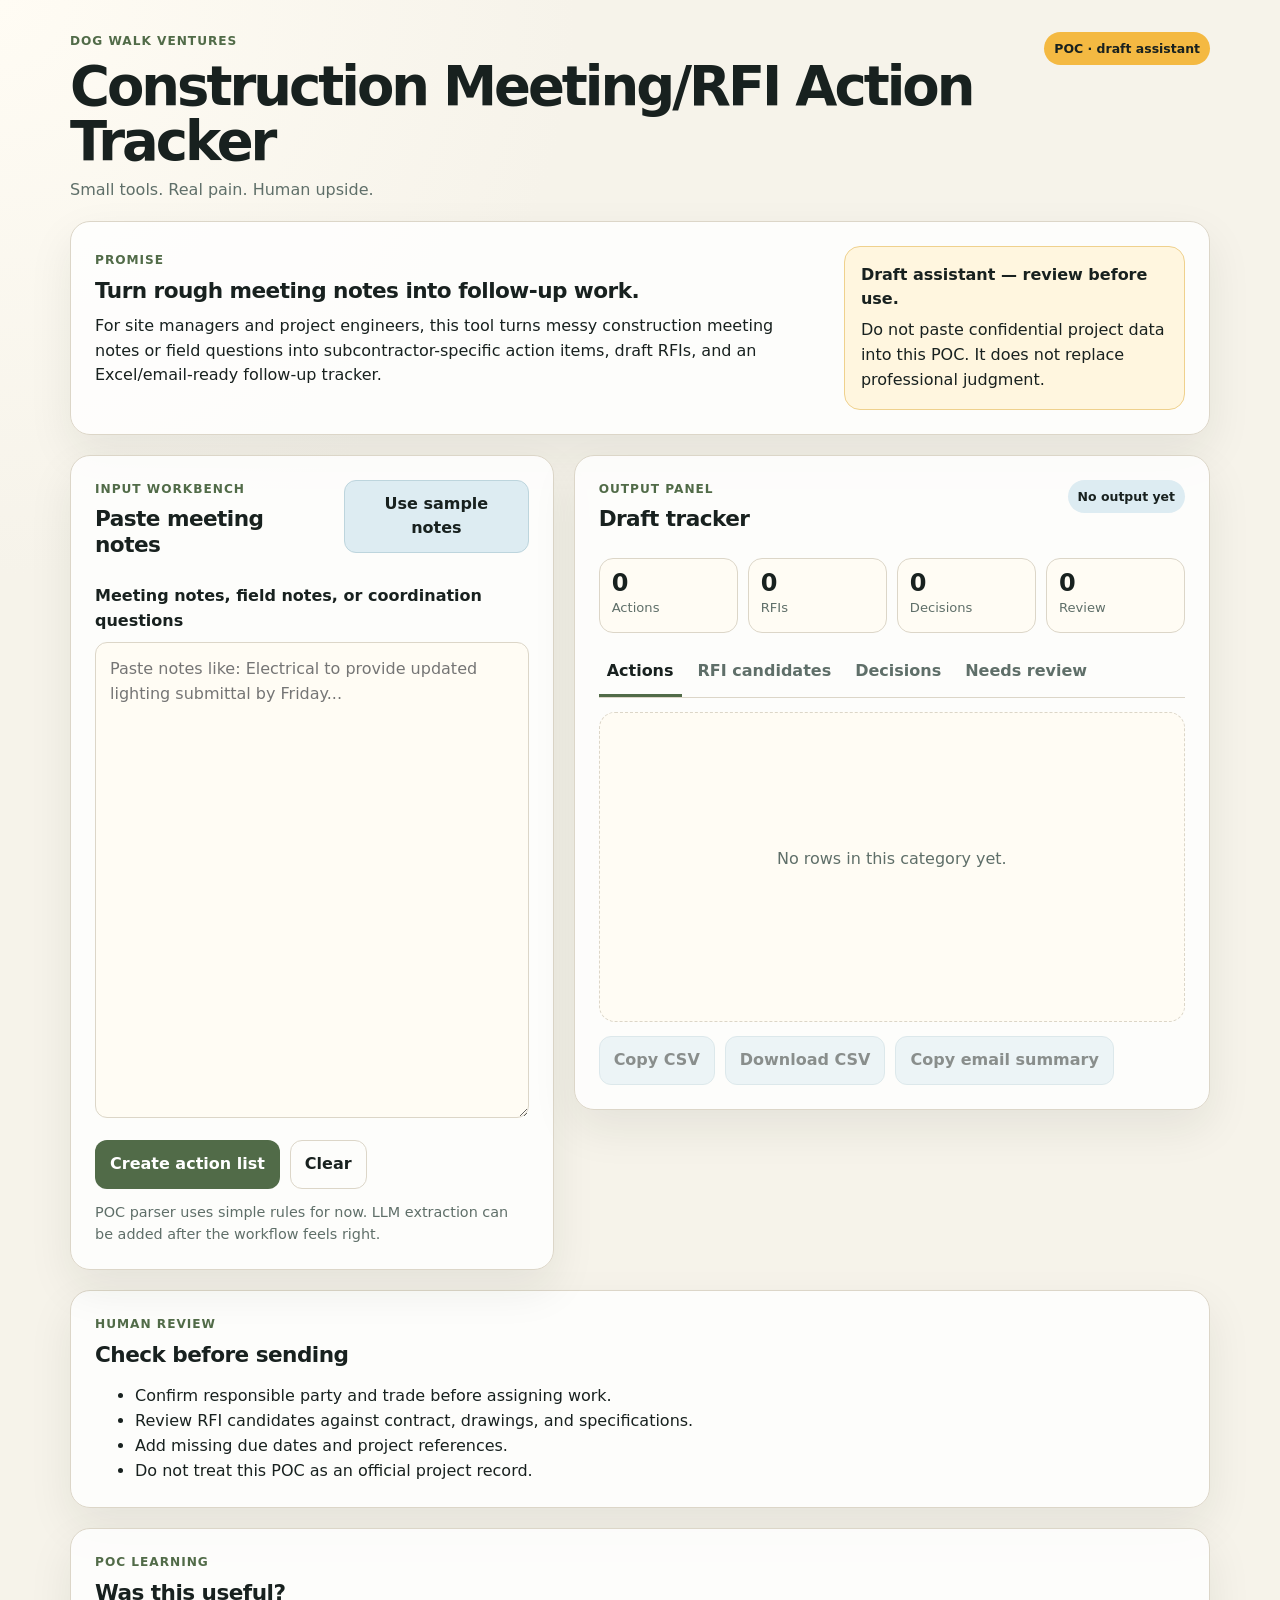
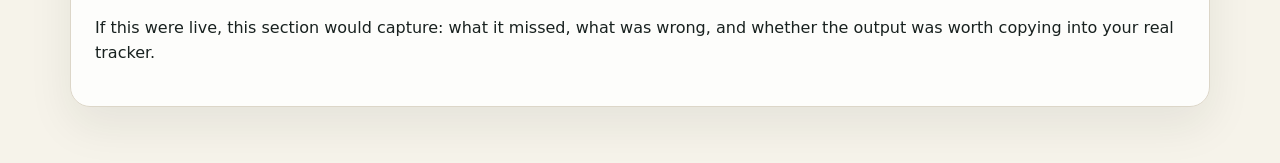
<file: apps/construction-meeting-rfi-action-tracker/src/index.html>
<!doctype html>
<html lang="en">
<head>
  <meta charset="utf-8" />
  <meta name="viewport" content="width=device-width, initial-scale=1" />
  <title>Construction Meeting/RFI Action Tracker — Dog Walk Ventures</title>
  <link rel="stylesheet" href="styles.css" />
</head>
<body>
  <a class="skip-link" href="#main">Skip to main content</a>
  <header class="site-header">
    <div>
      <p class="eyebrow">Dog Walk Ventures</p>
      <h1>Construction Meeting/RFI Action Tracker</h1>
      <p class="motto">Small tools. Real pain. Human upside.</p>
    </div>
    <span class="badge">POC · draft assistant</span>
  </header>

  <main id="main" class="page-shell">
    <section class="promise card" aria-labelledby="promise-title">
      <div>
        <p class="eyebrow">Promise</p>
        <h2 id="promise-title">Turn rough meeting notes into follow-up work.</h2>
        <p>For site managers and project engineers, this tool turns messy construction meeting notes or field questions into subcontractor-specific action items, draft RFIs, and an Excel/email-ready follow-up tracker.</p>
      </div>
      <div class="trust-box" role="note">
        <strong>Draft assistant — review before use.</strong>
        <span>Do not paste confidential project data into this POC. It does not replace professional judgment.</span>
      </div>
    </section>

    <section class="workbench-grid" aria-label="Input and output workbench">
      <section class="card input-card" aria-labelledby="input-title">
        <div class="section-heading">
          <div>
            <p class="eyebrow">Input workbench</p>
            <h2 id="input-title">Paste meeting notes</h2>
          </div>
          <button id="sampleBtn" class="button secondary" type="button">Use sample notes</button>
        </div>
        <label for="notes">Meeting notes, field notes, or coordination questions</label>
        <textarea id="notes" rows="18" spellcheck="true" placeholder="Paste notes like: Electrical to provide updated lighting submittal by Friday..."></textarea>
        <div class="button-row">
          <button id="generateBtn" class="button primary" type="button">Create action list</button>
          <button id="clearBtn" class="button ghost" type="button">Clear</button>
        </div>
        <p class="helper">POC parser uses simple rules for now. LLM extraction can be added after the workflow feels right.</p>
      </section>

      <section class="card output-card" aria-labelledby="output-title" aria-live="polite">
        <div class="section-heading">
          <div>
            <p class="eyebrow">Output panel</p>
            <h2 id="output-title">Draft tracker</h2>
          </div>
          <span id="summaryBadge" class="badge muted">No output yet</span>
        </div>

        <div class="stats" aria-label="Result counts">
          <div><strong id="actionCount">0</strong><span>Actions</span></div>
          <div><strong id="rfiCount">0</strong><span>RFIs</span></div>
          <div><strong id="decisionCount">0</strong><span>Decisions</span></div>
          <div><strong id="questionCount">0</strong><span>Review</span></div>
        </div>

        <div class="tabs" role="tablist" aria-label="Output categories">
          <button class="tab active" data-tab="actions" type="button">Actions</button>
          <button class="tab" data-tab="rfis" type="button">RFI candidates</button>
          <button class="tab" data-tab="decisions" type="button">Decisions</button>
          <button class="tab" data-tab="review" type="button">Needs review</button>
        </div>

        <div id="results" class="results empty-state">
          <p>Paste notes or load the sample, then create a draft tracker.</p>
        </div>

        <div class="button-row export-row">
          <button id="copyCsvBtn" class="button secondary" type="button" disabled>Copy CSV</button>
          <button id="downloadCsvBtn" class="button secondary" type="button" disabled>Download CSV</button>
          <button id="copyEmailBtn" class="button secondary" type="button" disabled>Copy email summary</button>
        </div>
      </section>
    </section>

    <section class="card review-card" aria-labelledby="review-title">
      <p class="eyebrow">Human review</p>
      <h2 id="review-title">Check before sending</h2>
      <ul>
        <li>Confirm responsible party and trade before assigning work.</li>
        <li>Review RFI candidates against contract, drawings, and specifications.</li>
        <li>Add missing due dates and project references.</li>
        <li>Do not treat this POC as an official project record.</li>
      </ul>
    </section>

    <section class="card feedback-card" aria-labelledby="feedback-title">
      <p class="eyebrow">POC learning</p>
      <h2 id="feedback-title">Was this useful?</h2>
      <p>If this were live, this section would capture: what it missed, what was wrong, and whether the output was worth copying into your real tracker.</p>
    </section>
  </main>

  <script src="app.js"></script>
</body>
</html>
</file>
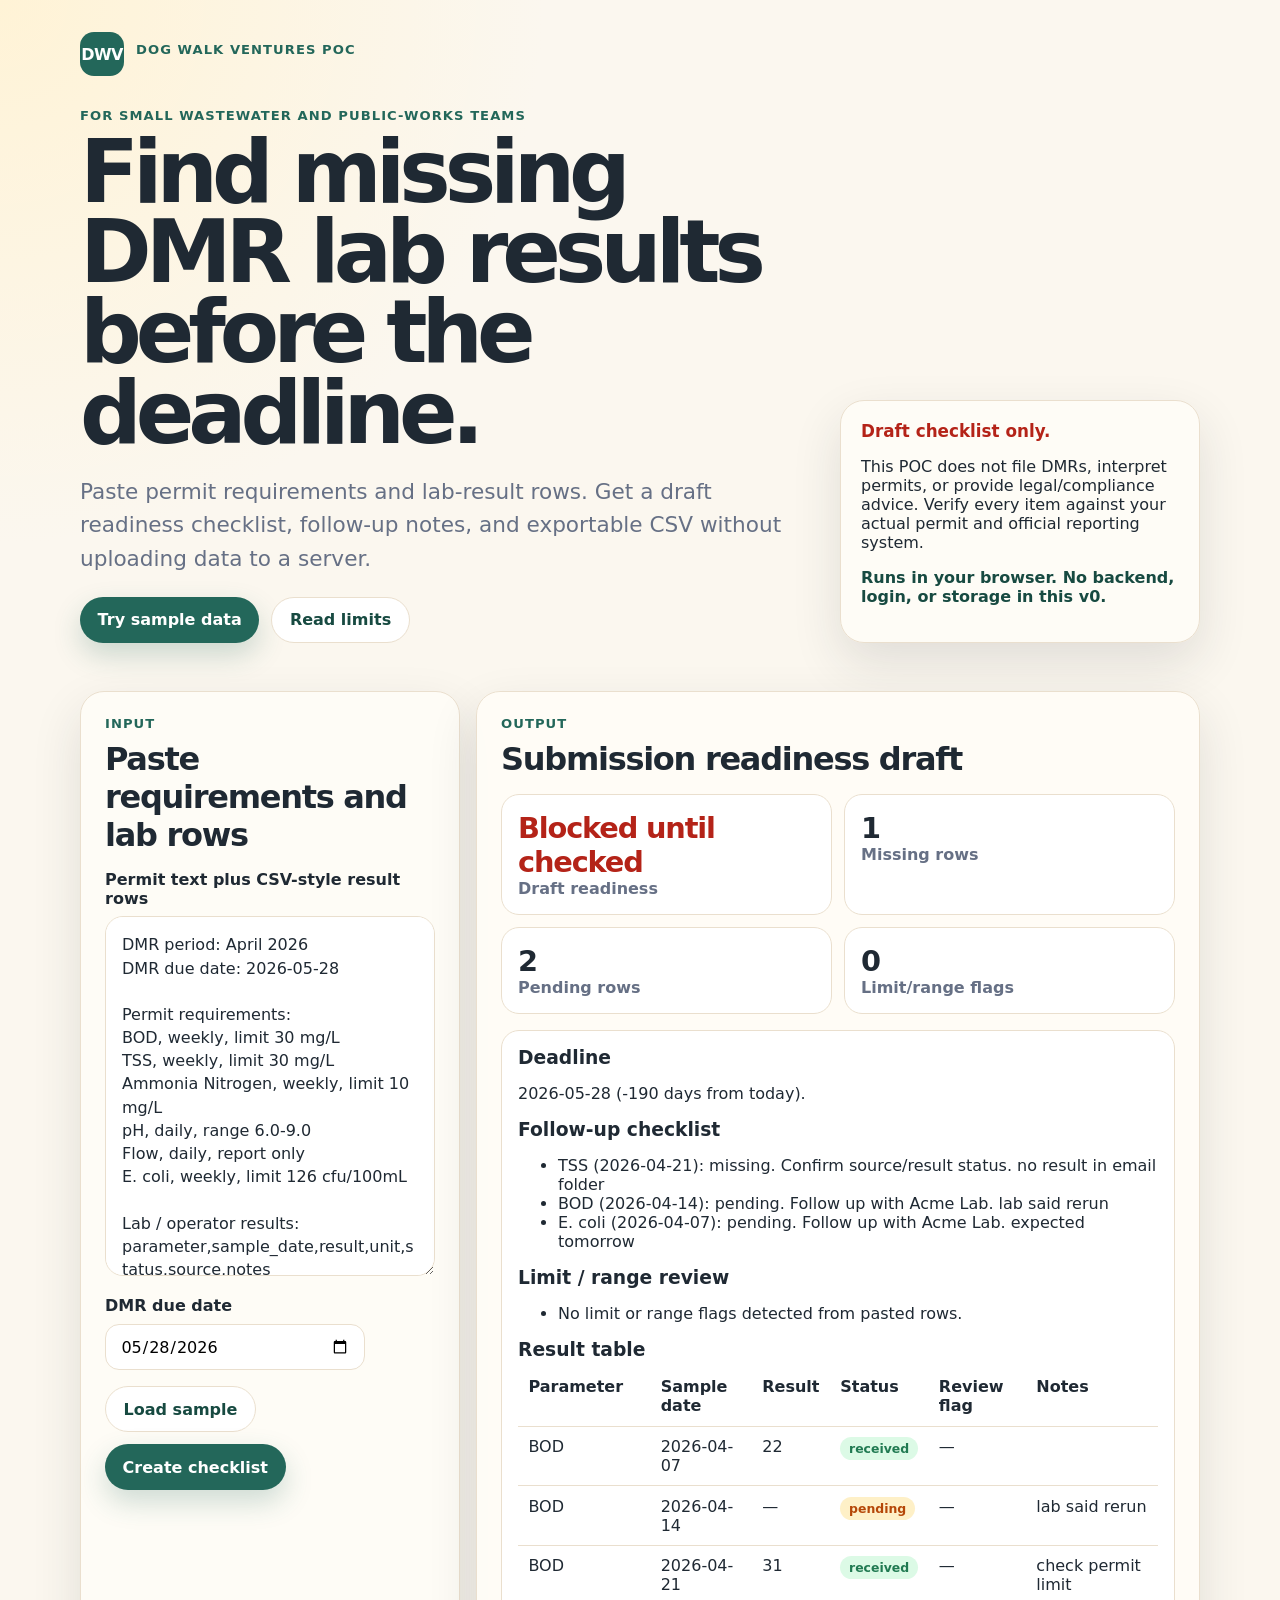
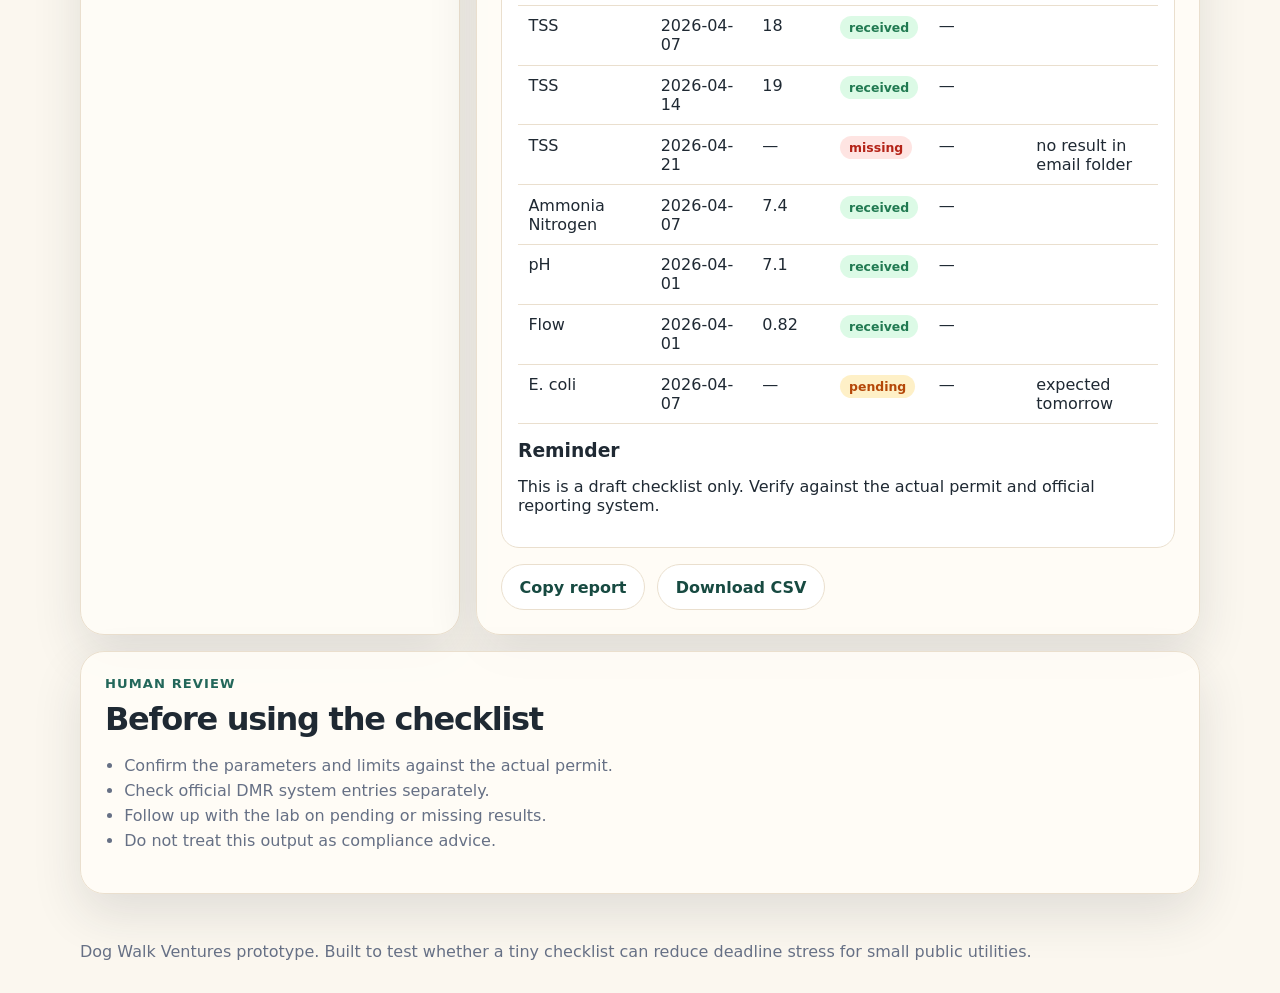
<file: apps/dmr-missing-results-checklist/src/index.html>
<!doctype html>
<html lang="en">
<head>
  <meta charset="utf-8" />
  <meta name="viewport" content="width=device-width, initial-scale=1" />
  <title>DMR Missing Results Checklist</title>
  <meta name="description" content="Browser-only draft checklist for missing wastewater DMR lab results and permit readiness." />
  <link rel="stylesheet" href="styles.css" />
</head>
<body>
  <a class="skip-link" href="#workbench">Skip to workbench</a>
  <header class="hero" role="banner">
    <nav class="topbar" aria-label="Product">
      <span class="brand-mark">DWV</span>
      <span class="eyebrow">Dog Walk Ventures POC</span>
    </nav>
    <div class="hero-grid">
      <section>
        <p class="kicker">For small wastewater and public-works teams</p>
        <h1>Find missing DMR lab results before the deadline.</h1>
        <p class="lede">Paste permit requirements and lab-result rows. Get a draft readiness checklist, follow-up notes, and exportable CSV without uploading data to a server.</p>
        <div class="hero-actions">
          <a class="button primary" href="#workbench">Try sample data</a>
          <a class="button secondary" href="#limits">Read limits</a>
        </div>
      </section>
      <aside class="trust-card" id="limits" aria-label="Important limits">
        <strong>Draft checklist only.</strong>
        <p>This POC does not file DMRs, interpret permits, or provide legal/compliance advice. Verify every item against your actual permit and official reporting system.</p>
        <p class="privacy-note">Runs in your browser. No backend, login, or storage in this v0.</p>
      </aside>
    </div>
  </header>

  <main id="workbench" class="shell">
    <section class="panel input-panel" aria-labelledby="input-title">
      <div class="section-heading">
        <p class="eyebrow">Input</p>
        <h2 id="input-title">Paste requirements and lab rows</h2>
      </div>
      <label for="dmrInput">Permit text plus CSV-style result rows</label>
      <textarea id="dmrInput" spellcheck="false"></textarea>
      <div class="form-row">
        <label for="dueDate">DMR due date</label>
        <input id="dueDate" type="date" value="2026-05-28" />
      </div>
      <div class="button-row">
        <button id="loadSample" type="button" class="button secondary">Load sample</button>
        <button id="analyze" type="button" class="button primary">Create checklist</button>
      </div>
    </section>

    <section class="panel output-panel" aria-labelledby="output-title">
      <div class="section-heading">
        <p class="eyebrow">Output</p>
        <h2 id="output-title">Submission readiness draft</h2>
      </div>
      <div id="summaryCards" class="summary-grid" aria-live="polite"></div>
      <div id="report" class="report" aria-live="polite">
        <p class="empty-state">Load the sample or paste your own rows to generate a draft checklist.</p>
      </div>
      <div class="button-row">
        <button id="copyReport" type="button" class="button secondary">Copy report</button>
        <button id="downloadCsv" type="button" class="button secondary">Download CSV</button>
      </div>
    </section>

    <section class="panel review-panel" aria-labelledby="review-title">
      <div class="section-heading">
        <p class="eyebrow">Human review</p>
        <h2 id="review-title">Before using the checklist</h2>
      </div>
      <ul class="check-list">
        <li>Confirm the parameters and limits against the actual permit.</li>
        <li>Check official DMR system entries separately.</li>
        <li>Follow up with the lab on pending or missing results.</li>
        <li>Do not treat this output as compliance advice.</li>
      </ul>
    </section>
  </main>

  <footer class="footer">
    <p>Dog Walk Ventures prototype. Built to test whether a tiny checklist can reduce deadline stress for small public utilities.</p>
  </footer>
  <script src="app.js"></script>
</body>
</html>
</file>
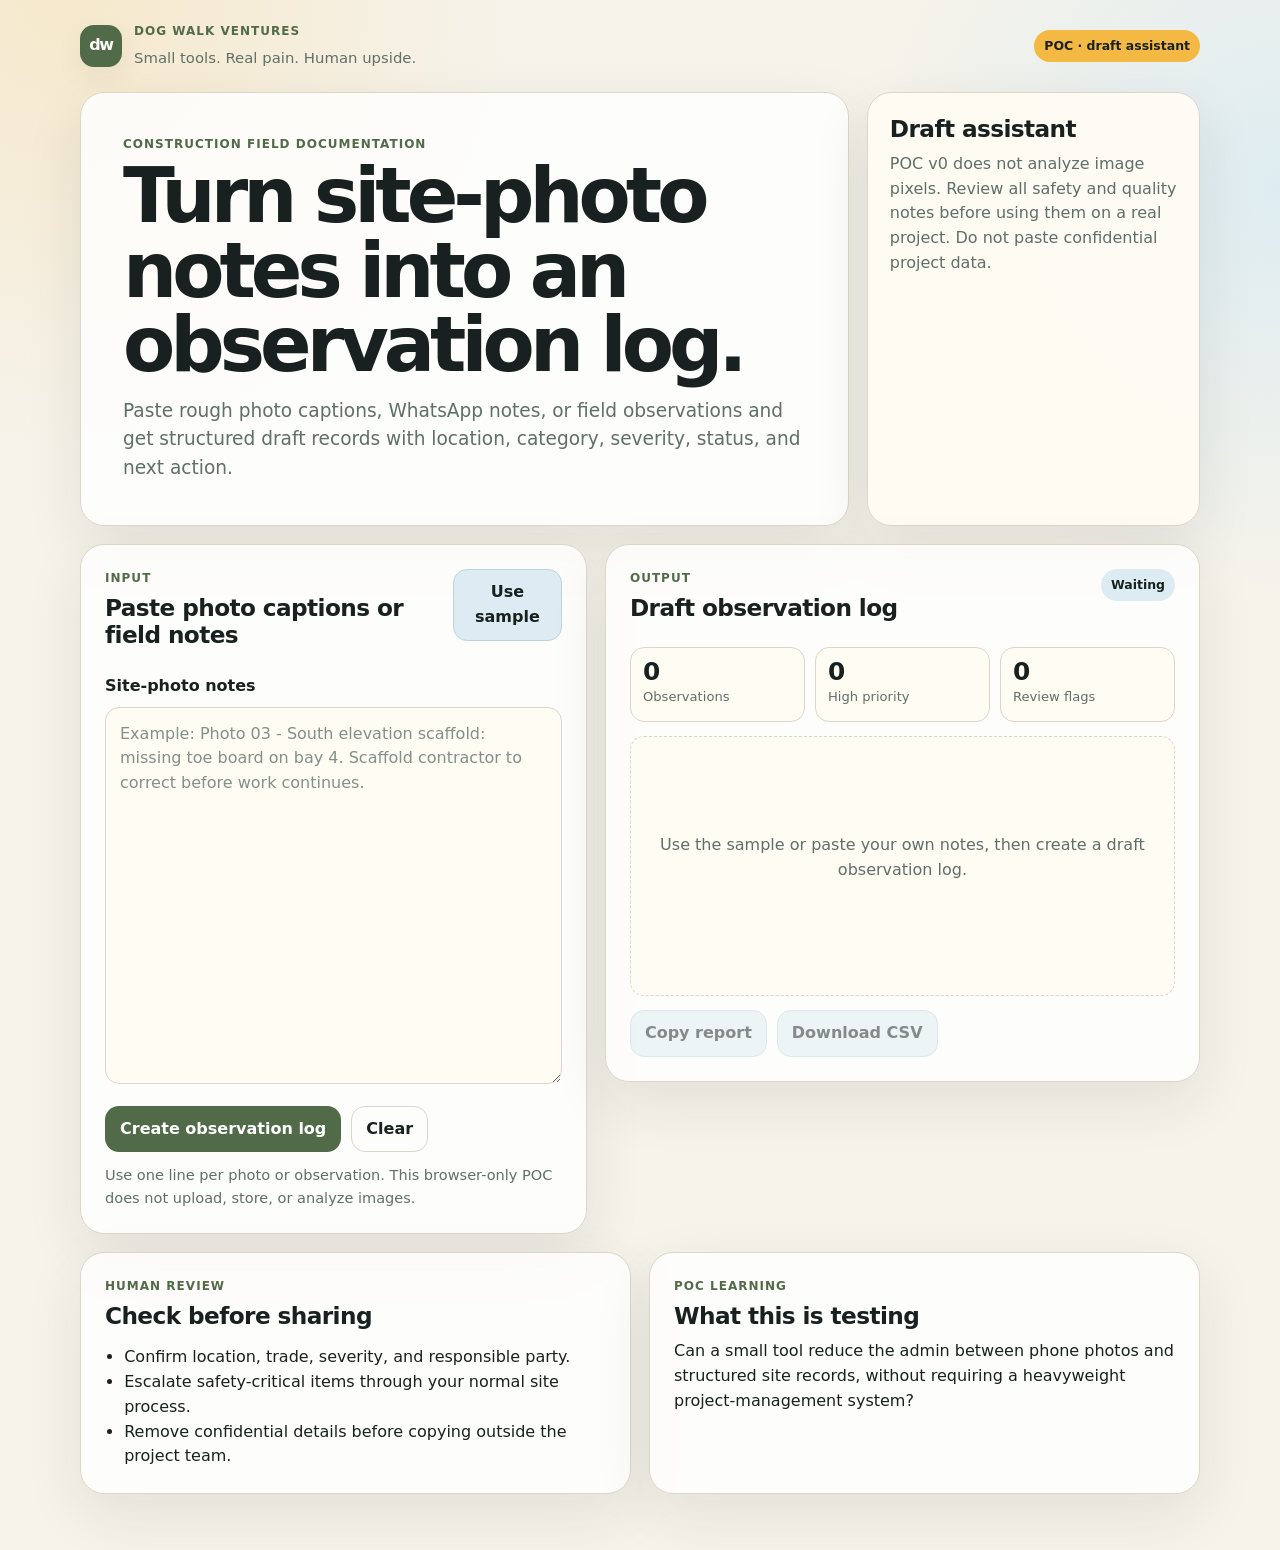
<file: apps/site-photo-observation-log/src/index.html>
<!doctype html>
<html lang="en">
<head>
  <meta charset="utf-8" />
  <meta name="viewport" content="width=device-width, initial-scale=1" />
  <meta name="theme-color" content="#F6F3EA" />
  <title>Site Photo Observation Log</title>
  <meta name="description" content="Turn rough site-photo notes into structured construction observation logs." />
  <link rel="stylesheet" href="styles.css" />
</head>
<body>
  <a class="skip-link" href="#main">Skip to main content</a>

  <header class="app-header" role="banner">
    <div class="brand-lockup" aria-label="Dog Walk Ventures">
      <span class="brand-mark" aria-hidden="true">dw</span>
      <div>
        <p class="eyebrow">Dog Walk Ventures</p>
        <p class="motto">Small tools. Real pain. Human upside.</p>
      </div>
    </div>
    <span class="status-badge">POC · draft assistant</span>
  </header>

  <main id="main" class="page" tabindex="-1">
    <section class="hero" aria-labelledby="tool-title">
      <div class="hero-copy">
        <p class="eyebrow">Construction field documentation</p>
        <h1 id="tool-title">Turn site-photo notes into an observation log.</h1>
        <p class="lede">Paste rough photo captions, WhatsApp notes, or field observations and get structured draft records with location, category, severity, status, and next action.</p>
      </div>
      <aside class="trust-card" aria-labelledby="trust-title">
        <h2 id="trust-title">Draft assistant</h2>
        <p>POC v0 does not analyze image pixels. Review all safety and quality notes before using them on a real project. Do not paste confidential project data.</p>
      </aside>
    </section>

    <section class="utility-grid" aria-label="Site observation workbench">
      <section class="panel input-panel" aria-labelledby="input-title">
        <div class="panel-heading">
          <div>
            <p class="eyebrow">Input</p>
            <h2 id="input-title">Paste photo captions or field notes</h2>
          </div>
          <button class="button secondary" id="sampleBtn" type="button">Use sample</button>
        </div>

        <label for="sourceInput">Site-photo notes</label>
        <textarea id="sourceInput" rows="14" placeholder="Example: Photo 03 - South elevation scaffold: missing toe board on bay 4. Scaffold contractor to correct before work continues."></textarea>

        <div class="action-bar" aria-label="Input actions">
          <button class="button primary" id="runBtn" type="button">Create observation log</button>
          <button class="button quiet" id="clearBtn" type="button">Clear</button>
        </div>

        <p class="microcopy">Use one line per photo or observation. This browser-only POC does not upload, store, or analyze images.</p>
      </section>

      <section class="panel output-panel" aria-labelledby="output-title" aria-live="polite">
        <div class="panel-heading">
          <div>
            <p class="eyebrow">Output</p>
            <h2 id="output-title">Draft observation log</h2>
          </div>
          <span class="status-badge muted" id="resultStatus">Waiting</span>
        </div>

        <div class="summary-strip" aria-label="Output summary">
          <div><strong id="observationCount">0</strong><span>Observations</span></div>
          <div><strong id="highCount">0</strong><span>High priority</span></div>
          <div><strong id="reviewCount">0</strong><span>Review flags</span></div>
        </div>

        <div id="results" class="empty-state">
          <p>Use the sample or paste your own notes, then create a draft observation log.</p>
        </div>

        <div class="action-bar" aria-label="Output actions">
          <button class="button secondary" id="copyBtn" type="button" disabled>Copy report</button>
          <button class="button secondary" id="csvBtn" type="button" disabled>Download CSV</button>
        </div>
      </section>
    </section>

    <section class="support-grid" aria-label="Review and feedback">
      <section class="panel compact-panel" aria-labelledby="review-title">
        <p class="eyebrow">Human review</p>
        <h2 id="review-title">Check before sharing</h2>
        <ul>
          <li>Confirm location, trade, severity, and responsible party.</li>
          <li>Escalate safety-critical items through your normal site process.</li>
          <li>Remove confidential details before copying outside the project team.</li>
        </ul>
      </section>

      <section class="panel compact-panel" aria-labelledby="feedback-title">
        <p class="eyebrow">POC learning</p>
        <h2 id="feedback-title">What this is testing</h2>
        <p>Can a small tool reduce the admin between phone photos and structured site records, without requiring a heavyweight project-management system?</p>
      </section>
    </section>
  </main>

  <script src="app.js"></script>
</body>
</html>
</file>
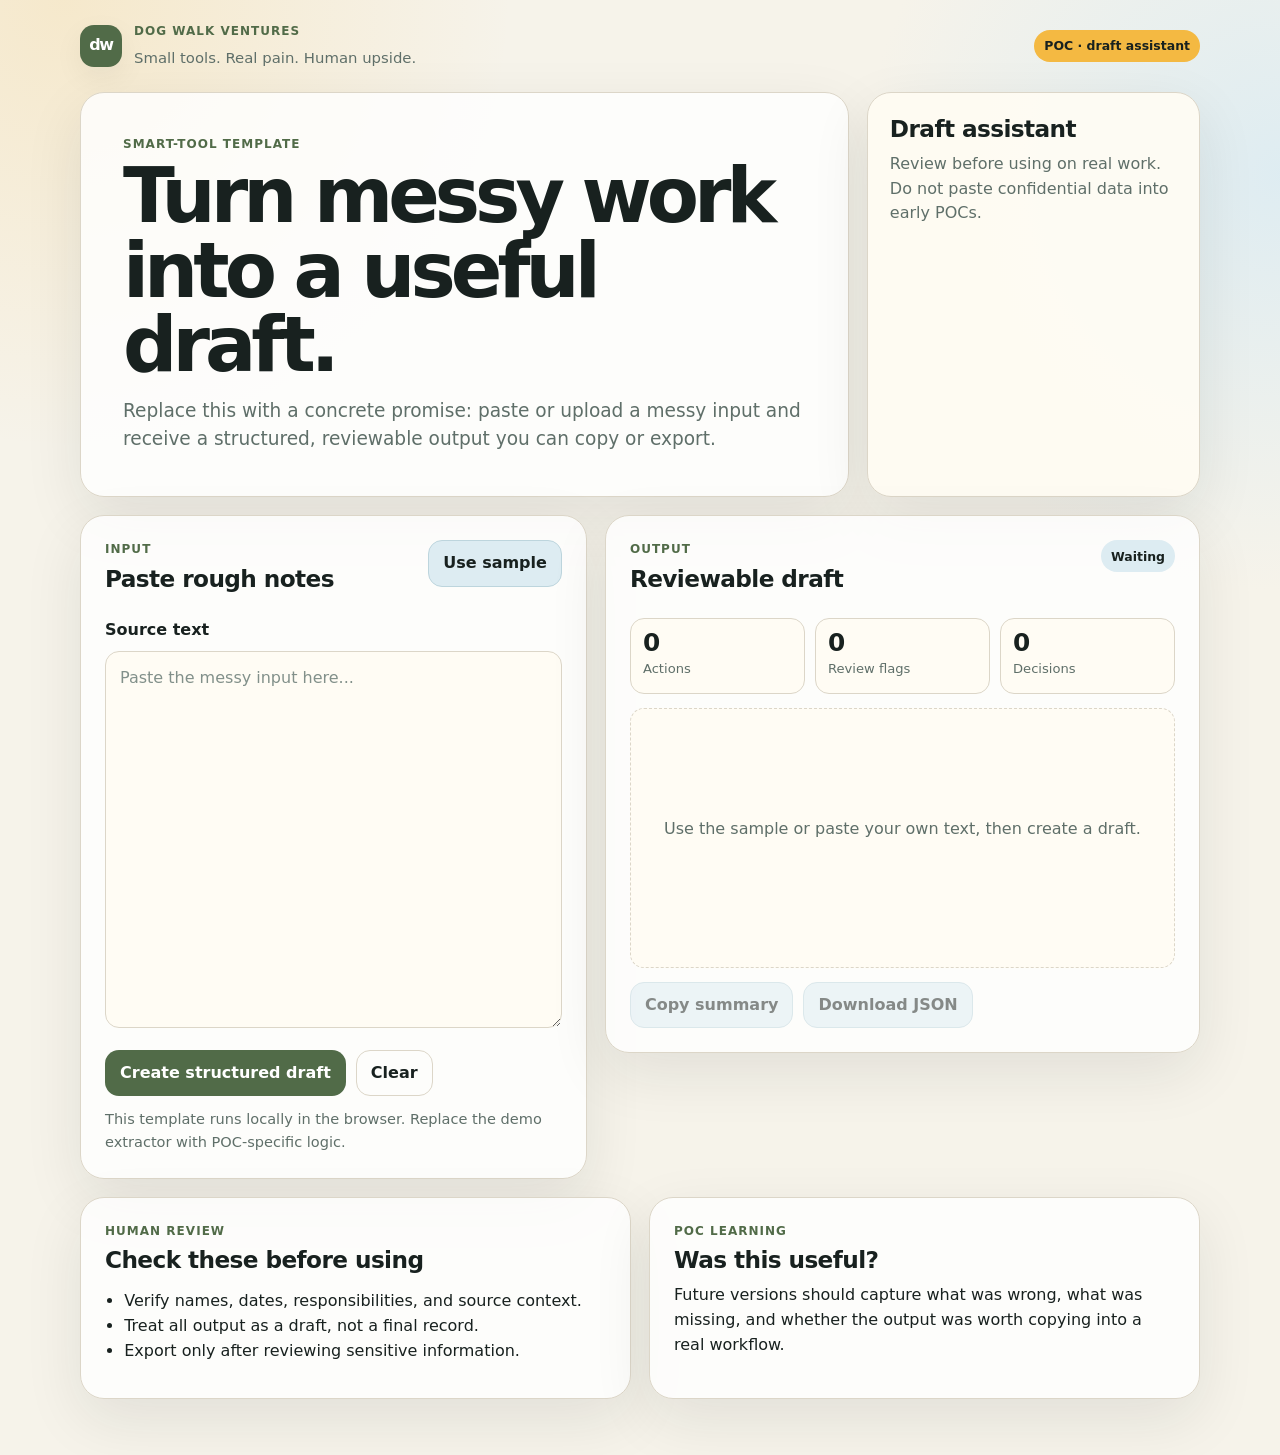
<file: templates/static-smart-tool/src/index.html>
<!doctype html>
<html lang="en">
<head>
  <meta charset="utf-8" />
  <meta name="viewport" content="width=device-width, initial-scale=1" />
  <meta name="theme-color" content="#F6F3EA" />
  <title>Dog Walk Ventures Smart Tool</title>
  <meta name="description" content="A small Dog Walk Ventures smart-tool POC." />
  <link rel="stylesheet" href="styles.css" />
</head>
<body>
  <a class="skip-link" href="#main">Skip to main content</a>

  <header class="app-header" role="banner">
    <div class="brand-lockup" aria-label="Dog Walk Ventures">
      <span class="brand-mark" aria-hidden="true">dw</span>
      <div>
        <p class="eyebrow">Dog Walk Ventures</p>
        <p class="motto">Small tools. Real pain. Human upside.</p>
      </div>
    </div>
    <span class="status-badge">POC · draft assistant</span>
  </header>

  <main id="main" class="page" tabindex="-1">
    <section class="hero" aria-labelledby="tool-title">
      <div class="hero-copy">
        <p class="eyebrow">Smart-tool template</p>
        <h1 id="tool-title">Turn messy work into a useful draft.</h1>
        <p class="lede">Replace this with a concrete promise: paste or upload a messy input and receive a structured, reviewable output you can copy or export.</p>
      </div>
      <aside class="trust-card" aria-labelledby="trust-title">
        <h2 id="trust-title">Draft assistant</h2>
        <p>Review before using on real work. Do not paste confidential data into early POCs.</p>
      </aside>
    </section>

    <section class="utility-grid" aria-label="Smart tool workbench">
      <section class="panel input-panel" aria-labelledby="input-title">
        <div class="panel-heading">
          <div>
            <p class="eyebrow">Input</p>
            <h2 id="input-title">Paste rough notes</h2>
          </div>
          <button class="button secondary" id="sampleBtn" type="button">Use sample</button>
        </div>

        <label for="sourceInput">Source text</label>
        <textarea id="sourceInput" rows="14" placeholder="Paste the messy input here..."></textarea>

        <div class="action-bar" aria-label="Input actions">
          <button class="button primary" id="runBtn" type="button">Create structured draft</button>
          <button class="button quiet" id="clearBtn" type="button">Clear</button>
        </div>

        <p class="microcopy">This template runs locally in the browser. Replace the demo extractor with POC-specific logic.</p>
      </section>

      <section class="panel output-panel" aria-labelledby="output-title" aria-live="polite">
        <div class="panel-heading">
          <div>
            <p class="eyebrow">Output</p>
            <h2 id="output-title">Reviewable draft</h2>
          </div>
          <span class="status-badge muted" id="resultStatus">Waiting</span>
        </div>

        <div class="summary-strip" aria-label="Output summary">
          <div><strong id="actionCount">0</strong><span>Actions</span></div>
          <div><strong id="reviewCount">0</strong><span>Review flags</span></div>
          <div><strong id="decisionCount">0</strong><span>Decisions</span></div>
        </div>

        <div id="results" class="empty-state">
          <p>Use the sample or paste your own text, then create a draft.</p>
        </div>

        <div class="action-bar" aria-label="Output actions">
          <button class="button secondary" id="copyBtn" type="button" disabled>Copy summary</button>
          <button class="button secondary" id="downloadBtn" type="button" disabled>Download JSON</button>
        </div>
      </section>
    </section>

    <section class="support-grid" aria-label="Review and feedback">
      <section class="panel compact-panel" aria-labelledby="review-title">
        <p class="eyebrow">Human review</p>
        <h2 id="review-title">Check these before using</h2>
        <ul>
          <li>Verify names, dates, responsibilities, and source context.</li>
          <li>Treat all output as a draft, not a final record.</li>
          <li>Export only after reviewing sensitive information.</li>
        </ul>
      </section>

      <section class="panel compact-panel" aria-labelledby="feedback-title">
        <p class="eyebrow">POC learning</p>
        <h2 id="feedback-title">Was this useful?</h2>
        <p>Future versions should capture what was wrong, what was missing, and whether the output was worth copying into a real workflow.</p>
      </section>
    </section>
  </main>

  <script src="app.js"></script>
</body>
</html>
</file>
<file: apps/construction-meeting-rfi-action-tracker/src/styles.css>
:root {
  --ink: #18211F;
  --muted: #5F6F69;
  --soft: #F6F3EA;
  --surface: #FFFCF4;
  --raised: #FFFFFF;
  --line: #DCD6C8;
  --moss: #516B48;
  --moss-dark: #33452F;
  --sun: #F4B942;
  --clay: #C96F4A;
  --sky: #DDECF2;
  --danger: #B5473F;
  --focus: #2F6FEB;
  --shadow: 0 18px 45px rgba(24, 33, 31, 0.08);
}

* { box-sizing: border-box; }
body {
  margin: 0;
  font-family: Inter, ui-sans-serif, system-ui, -apple-system, BlinkMacSystemFont, "Segoe UI", sans-serif;
  background: radial-gradient(circle at top left, #fffcf4 0, var(--soft) 36rem);
  color: var(--ink);
  line-height: 1.55;
}
button, textarea { font: inherit; }
.skip-link {
  position: absolute;
  left: -999px;
  top: 8px;
  background: var(--focus);
  color: white;
  padding: 8px 12px;
  border-radius: 8px;
}
.skip-link:focus { left: 8px; z-index: 10; }
.site-header {
  max-width: 1180px;
  margin: 0 auto;
  padding: 32px 20px 18px;
  display: flex;
  justify-content: space-between;
  gap: 24px;
  align-items: flex-start;
}
h1, h2, p { margin-top: 0; }
h1 {
  font-size: clamp(2rem, 5vw, 3.4rem);
  line-height: 1.02;
  letter-spacing: -0.055em;
  margin-bottom: 8px;
}
h2 {
  font-size: 1.35rem;
  line-height: 1.2;
  letter-spacing: -0.025em;
  margin-bottom: 10px;
}
.eyebrow {
  color: var(--moss);
  text-transform: uppercase;
  letter-spacing: 0.08em;
  font-size: 0.76rem;
  font-weight: 750;
  margin-bottom: 8px;
}
.motto { color: var(--muted); margin: 0; }
.page-shell {
  max-width: 1180px;
  margin: 0 auto 56px;
  padding: 0 20px;
}
.card {
  background: rgba(255,255,255,0.82);
  border: 1px solid var(--line);
  border-radius: 20px;
  box-shadow: var(--shadow);
  padding: 24px;
}
.promise {
  display: grid;
  grid-template-columns: minmax(0, 1.7fr) minmax(280px, 0.8fr);
  gap: 24px;
  align-items: center;
  margin-bottom: 20px;
}
.trust-box {
  background: #fff6df;
  border: 1px solid #efd18d;
  border-radius: 16px;
  padding: 16px;
  display: grid;
  gap: 6px;
}
.workbench-grid {
  display: grid;
  grid-template-columns: minmax(0, 0.95fr) minmax(0, 1.25fr);
  gap: 20px;
  align-items: start;
}
.section-heading {
  display: flex;
  justify-content: space-between;
  align-items: flex-start;
  gap: 16px;
  margin-bottom: 16px;
}
label {
  display: block;
  color: var(--ink);
  font-weight: 700;
  margin-bottom: 8px;
}
textarea {
  width: 100%;
  resize: vertical;
  min-height: 340px;
  border: 1px solid var(--line);
  border-radius: 12px;
  background: var(--surface);
  color: var(--ink);
  padding: 14px;
  outline: none;
}
textarea:focus, button:focus-visible {
  outline: 3px solid rgba(47,111,235,0.28);
  outline-offset: 2px;
}
.button-row { display: flex; flex-wrap: wrap; gap: 10px; margin-top: 14px; }
.button {
  border: 1px solid transparent;
  border-radius: 12px;
  padding: 11px 14px;
  cursor: pointer;
  font-weight: 750;
}
.button:disabled { opacity: 0.5; cursor: not-allowed; }
.primary { background: var(--moss); color: white; }
.primary:hover { background: var(--moss-dark); }
.secondary { background: var(--sky); color: var(--ink); border-color: #bdd5dd; }
.ghost { background: transparent; color: var(--ink); border-color: var(--line); }
.badge {
  display: inline-flex;
  align-items: center;
  gap: 6px;
  background: var(--sun);
  color: var(--ink);
  border-radius: 999px;
  padding: 7px 10px;
  font-size: 0.78rem;
  font-weight: 800;
  white-space: nowrap;
}
.badge.muted { background: var(--sky); }
.helper { color: var(--muted); font-size: 0.9rem; margin: 12px 0 0; }
.stats {
  display: grid;
  grid-template-columns: repeat(4, 1fr);
  gap: 10px;
  margin-bottom: 16px;
}
.stats div {
  background: var(--surface);
  border: 1px solid var(--line);
  border-radius: 14px;
  padding: 12px;
}
.stats strong { display: block; font-size: 1.5rem; line-height: 1; }
.stats span { color: var(--muted); font-size: 0.82rem; }
.tabs { display: flex; gap: 8px; flex-wrap: wrap; border-bottom: 1px solid var(--line); margin-bottom: 14px; }
.tab {
  background: transparent;
  border: 0;
  border-bottom: 3px solid transparent;
  padding: 10px 8px;
  color: var(--muted);
  cursor: pointer;
  font-weight: 800;
}
.tab.active { color: var(--ink); border-color: var(--moss); }
.results { min-height: 310px; }
.empty-state {
  display: grid;
  place-items: center;
  color: var(--muted);
  background: var(--surface);
  border: 1px dashed var(--line);
  border-radius: 16px;
  padding: 20px;
  text-align: center;
}
.result-list { display: grid; gap: 10px; }
.result-item {
  border: 1px solid var(--line);
  border-left: 5px solid var(--moss);
  background: var(--surface);
  border-radius: 14px;
  padding: 14px;
}
.result-item.rfi { border-left-color: var(--clay); }
.result-item.decision { border-left-color: var(--sun); }
.result-item.review { border-left-color: var(--danger); }
.result-meta {
  display: flex;
  gap: 8px;
  flex-wrap: wrap;
  margin-bottom: 6px;
}
.pill {
  background: #eef2ea;
  color: var(--ink);
  border-radius: 999px;
  padding: 3px 8px;
  font-size: 0.76rem;
  font-weight: 750;
}
.source-line { color: var(--muted); font-size: 0.86rem; margin-top: 8px; }
.review-card, .feedback-card { margin-top: 20px; }
.review-card ul { margin-bottom: 0; }
.toast {
  position: fixed;
  right: 18px;
  bottom: 18px;
  background: var(--ink);
  color: white;
  border-radius: 12px;
  padding: 12px 14px;
  box-shadow: var(--shadow);
}
@media (max-width: 860px) {
  .site-header, .promise, .workbench-grid { grid-template-columns: 1fr; }
  .site-header { display: grid; }
  .stats { grid-template-columns: repeat(2, 1fr); }
}
</file>
<file: apps/dmr-missing-results-checklist/src/styles.css>
:root {
  color-scheme: light;
  --bg: #fbf7ef;
  --surface: #fffdf8;
  --surface-strong: #fff7e6;
  --ink: #1f2933;
  --muted: #667085;
  --line: #eadfce;
  --brand: #23675a;
  --brand-strong: #174a41;
  --accent: #d97706;
  --danger: #b42318;
  --ok: #217a52;
  --warn: #b54708;
  --shadow: 0 20px 50px rgba(31, 41, 51, .12);
  --radius: 24px;
  --radius-sm: 14px;
  font-family: Inter, ui-sans-serif, system-ui, -apple-system, BlinkMacSystemFont, "Segoe UI", sans-serif;
}

* { box-sizing: border-box; }
html { scroll-behavior: smooth; }
body { margin: 0; background: radial-gradient(circle at top left, #fff3d6, transparent 34rem), var(--bg); color: var(--ink); }
button, input, textarea { font: inherit; }
.skip-link { position: absolute; left: 1rem; top: -4rem; background: var(--ink); color: white; padding: .75rem 1rem; border-radius: 999px; z-index: 10; }
.skip-link:focus { top: 1rem; }
.hero { padding: 1rem; }
.topbar { max-width: 1120px; margin: 0 auto 2rem; display: flex; align-items: center; gap: .75rem; }
.brand-mark { display: inline-grid; place-items: center; width: 44px; height: 44px; border-radius: 14px; background: var(--brand); color: white; font-weight: 800; letter-spacing: -.04em; }
.eyebrow, .kicker { color: var(--brand); font-size: .82rem; font-weight: 800; text-transform: uppercase; letter-spacing: .08em; margin: 0 0 .55rem; }
.hero-grid { max-width: 1120px; margin: 0 auto; display: grid; gap: 1rem; }
h1 { font-size: clamp(2.3rem, 9vw, 5.4rem); line-height: .93; letter-spacing: -.07em; margin: 0; max-width: 850px; }
.lede { font-size: clamp(1.05rem, 2.2vw, 1.35rem); color: var(--muted); max-width: 720px; line-height: 1.55; }
.hero-actions, .button-row { display: flex; flex-wrap: wrap; gap: .75rem; margin-top: 1rem; }
.button { border: 0; border-radius: 999px; min-height: 46px; padding: .78rem 1.1rem; font-weight: 800; cursor: pointer; text-decoration: none; display: inline-flex; align-items: center; justify-content: center; transition: transform .16s ease, box-shadow .16s ease; }
.button:focus-visible, textarea:focus-visible, input:focus-visible { outline: 4px solid rgba(35,103,90,.25); outline-offset: 3px; }
.button:hover { transform: translateY(-1px); }
.primary { background: var(--brand); color: white; box-shadow: 0 12px 28px rgba(35,103,90,.22); }
.secondary { background: #fff; color: var(--brand-strong); border: 1px solid var(--line); }
.trust-card, .panel { background: rgba(255,253,248,.88); border: 1px solid var(--line); border-radius: var(--radius); box-shadow: var(--shadow); }
.trust-card { padding: 1.25rem; align-self: end; }
.trust-card strong { color: var(--danger); font-size: 1.05rem; }
.privacy-note { color: var(--brand-strong); font-weight: 700; }
.shell { width: min(1120px, calc(100% - 2rem)); margin: 1rem auto 3rem; display: grid; gap: 1rem; }
.panel { padding: clamp(1rem, 3vw, 1.5rem); }
.section-heading h2 { margin: 0 0 1rem; font-size: clamp(1.4rem, 3vw, 2rem); letter-spacing: -.04em; }
label { display: block; font-weight: 800; margin-bottom: .55rem; }
textarea { width: 100%; min-height: 360px; resize: vertical; border: 1px solid var(--line); border-radius: 18px; padding: 1rem; background: white; color: var(--ink); line-height: 1.45; }
.form-row { margin-top: 1rem; }
input { min-height: 46px; border: 1px solid var(--line); border-radius: 14px; padding: .7rem .9rem; background: white; width: min(100%, 260px); }
.summary-grid { display: grid; grid-template-columns: repeat(2, minmax(0,1fr)); gap: .75rem; margin-bottom: 1rem; }
.card { border: 1px solid var(--line); border-radius: 18px; padding: 1rem; background: #fff; }
.card strong { display: block; font-size: 1.8rem; letter-spacing: -.04em; }
.card span { color: var(--muted); font-weight: 700; }
.status-ready { color: var(--ok); }
.status-review { color: var(--warn); }
.status-blocked { color: var(--danger); }
.report { background: #fff; border: 1px solid var(--line); border-radius: 18px; padding: 1rem; overflow-x: auto; }
.report h3 { margin-top: 1rem; margin-bottom: .45rem; }
.report h3:first-child { margin-top: 0; }
.report table { border-collapse: collapse; width: 100%; min-width: 640px; }
.report th, .report td { border-bottom: 1px solid var(--line); text-align: left; padding: .65rem; vertical-align: top; }
.badge { display: inline-flex; align-items: center; border-radius: 999px; padding: .25rem .55rem; font-weight: 800; font-size: .78rem; }
.badge.missing { background: #fee4e2; color: var(--danger); }
.badge.pending { background: #fef0c7; color: var(--warn); }
.badge.received { background: #dcfae6; color: var(--ok); }
.badge.review { background: #e0f2fe; color: #075985; }
.empty-state { color: var(--muted); }
.check-list { padding-left: 1.2rem; color: var(--muted); line-height: 1.55; }
.footer { width: min(1120px, calc(100% - 2rem)); margin: 0 auto 2rem; color: var(--muted); }
@media (min-width: 840px) {
  .hero { padding: 2rem; }
  .hero-grid { grid-template-columns: 1.55fr .75fr; align-items: end; }
  .shell { grid-template-columns: 1fr 1fr; }
  .review-panel { grid-column: 1 / -1; }
}
@media (max-width: 640px) {
  .summary-grid { grid-template-columns: 1fr; }
  .button { width: 100%; }
  textarea { min-height: 310px; }
}
@media (prefers-reduced-motion: reduce) { * { scroll-behavior: auto !important; transition: none !important; } }
</file>
<file: apps/site-photo-observation-log/src/styles.css>
:root {
  color-scheme: light;
  --ink: #18211f;
  --muted: #5f6f69;
  --soft: #f6f3ea;
  --surface: #fffcf4;
  --raised: #ffffff;
  --line: #dcd6c8;
  --moss: #516b48;
  --moss-dark: #33452f;
  --sun: #f4b942;
  --clay: #c96f4a;
  --sky: #ddecf2;
  --danger: #b5473f;
  --focus: #2f6feb;
  --shadow: 0 20px 60px rgba(24, 33, 31, 0.09);
  --shadow-soft: 0 10px 30px rgba(24, 33, 31, 0.06);
  --radius-lg: 24px;
  --radius-md: 14px;
  --radius-sm: 10px;
  --tap: 44px;
}

* { box-sizing: border-box; }
html { scroll-behavior: smooth; }
body {
  margin: 0;
  min-height: 100vh;
  font-family: Inter, ui-sans-serif, system-ui, -apple-system, BlinkMacSystemFont, "Segoe UI", sans-serif;
  background:
    radial-gradient(circle at 5% 0%, rgba(244, 185, 66, 0.18), transparent 28rem),
    radial-gradient(circle at 100% 12%, rgba(221, 236, 242, 0.95), transparent 26rem),
    var(--soft);
  color: var(--ink);
  line-height: 1.55;
}

button, textarea { font: inherit; }
button { min-height: var(--tap); }

.skip-link {
  position: absolute;
  left: -999px;
  top: 12px;
  z-index: 20;
  border-radius: var(--radius-sm);
  background: var(--focus);
  color: #fff;
  padding: 10px 14px;
  font-weight: 800;
}
.skip-link:focus { left: 12px; }

.app-header,
.page {
  width: min(1120px, calc(100% - 32px));
  margin-inline: auto;
}

.app-header {
  display: flex;
  justify-content: space-between;
  align-items: center;
  gap: 16px;
  padding: 22px 0 14px;
}

.brand-lockup { display: flex; align-items: center; gap: 12px; }
.brand-mark {
  display: grid;
  place-items: center;
  width: 42px;
  height: 42px;
  border-radius: 14px;
  background: var(--moss);
  color: white;
  font-weight: 900;
  letter-spacing: -0.08em;
  box-shadow: var(--shadow-soft);
}
.eyebrow {
  margin: 0 0 6px;
  color: var(--moss);
  font-size: 0.75rem;
  font-weight: 850;
  letter-spacing: 0.085em;
  text-transform: uppercase;
}
.motto { margin: 0; color: var(--muted); font-size: 0.93rem; }
.status-badge {
  display: inline-flex;
  align-items: center;
  justify-content: center;
  min-height: 32px;
  border-radius: 999px;
  background: var(--sun);
  color: var(--ink);
  padding: 6px 10px;
  font-size: 0.78rem;
  font-weight: 850;
  white-space: nowrap;
}
.status-badge.muted { background: var(--sky); }

.page { padding-bottom: 56px; }
.hero {
  display: grid;
  grid-template-columns: minmax(0, 1.5fr) minmax(260px, 0.65fr);
  gap: 18px;
  align-items: stretch;
  margin: 8px 0 18px;
}
.hero-copy,
.trust-card,
.panel {
  border: 1px solid var(--line);
  border-radius: var(--radius-lg);
  background: rgba(255, 255, 255, 0.82);
  box-shadow: var(--shadow);
}
.hero-copy { padding: clamp(24px, 5vw, 42px); }
.trust-card { padding: 22px; background: rgba(255, 252, 244, 0.92); }
h1, h2, p { margin-top: 0; }
h1 {
  max-width: 760px;
  margin-bottom: 14px;
  font-size: clamp(2.15rem, 8vw, 4.75rem);
  line-height: 0.98;
  letter-spacing: -0.065em;
}
h2 {
  margin-bottom: 10px;
  font-size: clamp(1.2rem, 2vw, 1.45rem);
  line-height: 1.17;
  letter-spacing: -0.025em;
}
.lede {
  max-width: 680px;
  margin-bottom: 0;
  color: var(--muted);
  font-size: clamp(1rem, 2vw, 1.16rem);
}
.trust-card p { margin-bottom: 0; color: var(--muted); }

.utility-grid {
  display: grid;
  grid-template-columns: minmax(0, 0.92fr) minmax(0, 1.08fr);
  gap: 18px;
  align-items: start;
}
.panel { padding: clamp(18px, 3vw, 24px); }
.panel-heading {
  display: flex;
  justify-content: space-between;
  align-items: flex-start;
  gap: 14px;
  margin-bottom: 16px;
}
label {
  display: block;
  margin-bottom: 8px;
  font-weight: 800;
}
textarea {
  width: 100%;
  min-height: 280px;
  resize: vertical;
  border: 1px solid var(--line);
  border-radius: var(--radius-md);
  background: var(--surface);
  color: var(--ink);
  padding: 14px;
  outline: none;
}
textarea::placeholder { color: #82908a; }
textarea:focus,
button:focus-visible,
[tabindex="-1"]:focus-visible {
  outline: 3px solid color-mix(in srgb, var(--focus) 32%, transparent);
  outline-offset: 3px;
}
.action-bar {
  display: flex;
  flex-wrap: wrap;
  gap: 10px;
  margin-top: 14px;
}
.button {
  border: 1px solid transparent;
  border-radius: var(--radius-md);
  padding: 10px 14px;
  font-weight: 850;
  cursor: pointer;
  transition: transform 0.16s ease, background-color 0.16s ease, border-color 0.16s ease;
}
.button:hover:not(:disabled) { transform: translateY(-1px); }
.button:disabled { cursor: not-allowed; opacity: 0.52; }
.primary { background: var(--moss); color: white; }
.primary:hover { background: var(--moss-dark); }
.secondary { background: var(--sky); color: var(--ink); border-color: #bdd5dd; }
.quiet { background: transparent; color: var(--ink); border-color: var(--line); }
.microcopy { margin: 12px 0 0; color: var(--muted); font-size: 0.91rem; }

.summary-strip {
  display: grid;
  grid-template-columns: repeat(3, 1fr);
  gap: 10px;
  margin-bottom: 14px;
}
.summary-strip div {
  border: 1px solid var(--line);
  border-radius: var(--radius-md);
  background: var(--surface);
  padding: 12px;
}
.summary-strip strong { display: block; font-size: 1.55rem; line-height: 1; }
.summary-strip span { color: var(--muted); font-size: 0.82rem; }
.empty-state,
.result-stack {
  min-height: 260px;
  border: 1px dashed var(--line);
  border-radius: var(--radius-md);
  background: var(--surface);
}
.empty-state { display: grid; place-items: center; padding: 20px; text-align: center; color: var(--muted); }
.result-stack { display: grid; gap: 10px; border-style: solid; padding: 10px; }
.result-card {
  border: 1px solid var(--line);
  border-left: 5px solid var(--moss);
  border-radius: var(--radius-md);
  background: #fff;
  padding: 13px;
}
.result-card.review { border-left-color: var(--clay); }
.result-card.decision { border-left-color: var(--sun); }
.result-meta { display: flex; flex-wrap: wrap; gap: 7px; margin-bottom: 6px; }
.pill {
  border-radius: 999px;
  background: #eef2ea;
  padding: 3px 8px;
  font-size: 0.74rem;
  font-weight: 850;
}
.result-card p { margin-bottom: 0; }
.support-grid {
  display: grid;
  grid-template-columns: repeat(2, minmax(0, 1fr));
  gap: 18px;
  margin-top: 18px;
}
.compact-panel ul { margin-bottom: 0; padding-left: 1.2rem; }
.toast {
  position: fixed;
  right: 16px;
  bottom: 16px;
  z-index: 30;
  max-width: min(380px, calc(100% - 32px));
  border-radius: var(--radius-md);
  background: var(--ink);
  color: white;
  padding: 12px 14px;
  box-shadow: var(--shadow);
  font-weight: 800;
}

@media (max-width: 900px) {
  .hero,
  .utility-grid,
  .support-grid { grid-template-columns: 1fr; }
  .app-header { align-items: flex-start; }
}
@media (max-width: 620px) {
  .app-header,
  .page { width: min(100% - 24px, 1120px); }
  .app-header { display: grid; }
  .panel-heading { display: grid; }
  .summary-strip { grid-template-columns: 1fr; }
  .action-bar { display: grid; }
  .button { width: 100%; }
  textarea { min-height: 230px; }
}
@media (prefers-reduced-motion: reduce) {
  *, *::before, *::after {
    scroll-behavior: auto !important;
    transition-duration: 0.001ms !important;
    animation-duration: 0.001ms !important;
    animation-iteration-count: 1 !important;
  }
}


/* Site-photo observation app extensions */
.result-card h3 {
  margin: 0 0 8px;
  font-size: 1.08rem;
  letter-spacing: -0.01em;
}
.observation-details {
  display: grid;
  gap: 8px;
  margin: 12px 0 0;
}
.observation-details div {
  display: grid;
  grid-template-columns: 110px 1fr;
  gap: 8px;
  border-top: 1px solid var(--line);
  padding-top: 8px;
}
.observation-details dt {
  color: var(--muted);
  font-size: 0.82rem;
  font-weight: 850;
}
.observation-details dd { margin: 0; }
@media (max-width: 620px) {
  .observation-details div { grid-template-columns: 1fr; gap: 2px; }
}
</file>
<file: templates/static-smart-tool/src/styles.css>
:root {
  color-scheme: light;
  --ink: #18211f;
  --muted: #5f6f69;
  --soft: #f6f3ea;
  --surface: #fffcf4;
  --raised: #ffffff;
  --line: #dcd6c8;
  --moss: #516b48;
  --moss-dark: #33452f;
  --sun: #f4b942;
  --clay: #c96f4a;
  --sky: #ddecf2;
  --danger: #b5473f;
  --focus: #2f6feb;
  --shadow: 0 20px 60px rgba(24, 33, 31, 0.09);
  --shadow-soft: 0 10px 30px rgba(24, 33, 31, 0.06);
  --radius-lg: 24px;
  --radius-md: 14px;
  --radius-sm: 10px;
  --tap: 44px;
}

* { box-sizing: border-box; }
html { scroll-behavior: smooth; }
body {
  margin: 0;
  min-height: 100vh;
  font-family: Inter, ui-sans-serif, system-ui, -apple-system, BlinkMacSystemFont, "Segoe UI", sans-serif;
  background:
    radial-gradient(circle at 5% 0%, rgba(244, 185, 66, 0.18), transparent 28rem),
    radial-gradient(circle at 100% 12%, rgba(221, 236, 242, 0.95), transparent 26rem),
    var(--soft);
  color: var(--ink);
  line-height: 1.55;
}

button, textarea { font: inherit; }
button { min-height: var(--tap); }

.skip-link {
  position: absolute;
  left: -999px;
  top: 12px;
  z-index: 20;
  border-radius: var(--radius-sm);
  background: var(--focus);
  color: #fff;
  padding: 10px 14px;
  font-weight: 800;
}
.skip-link:focus { left: 12px; }

.app-header,
.page {
  width: min(1120px, calc(100% - 32px));
  margin-inline: auto;
}

.app-header {
  display: flex;
  justify-content: space-between;
  align-items: center;
  gap: 16px;
  padding: 22px 0 14px;
}

.brand-lockup { display: flex; align-items: center; gap: 12px; }
.brand-mark {
  display: grid;
  place-items: center;
  width: 42px;
  height: 42px;
  border-radius: 14px;
  background: var(--moss);
  color: white;
  font-weight: 900;
  letter-spacing: -0.08em;
  box-shadow: var(--shadow-soft);
}
.eyebrow {
  margin: 0 0 6px;
  color: var(--moss);
  font-size: 0.75rem;
  font-weight: 850;
  letter-spacing: 0.085em;
  text-transform: uppercase;
}
.motto { margin: 0; color: var(--muted); font-size: 0.93rem; }
.status-badge {
  display: inline-flex;
  align-items: center;
  justify-content: center;
  min-height: 32px;
  border-radius: 999px;
  background: var(--sun);
  color: var(--ink);
  padding: 6px 10px;
  font-size: 0.78rem;
  font-weight: 850;
  white-space: nowrap;
}
.status-badge.muted { background: var(--sky); }

.page { padding-bottom: 56px; }
.hero {
  display: grid;
  grid-template-columns: minmax(0, 1.5fr) minmax(260px, 0.65fr);
  gap: 18px;
  align-items: stretch;
  margin: 8px 0 18px;
}
.hero-copy,
.trust-card,
.panel {
  border: 1px solid var(--line);
  border-radius: var(--radius-lg);
  background: rgba(255, 255, 255, 0.82);
  box-shadow: var(--shadow);
}
.hero-copy { padding: clamp(24px, 5vw, 42px); }
.trust-card { padding: 22px; background: rgba(255, 252, 244, 0.92); }
h1, h2, p { margin-top: 0; }
h1 {
  max-width: 760px;
  margin-bottom: 14px;
  font-size: clamp(2.15rem, 8vw, 4.75rem);
  line-height: 0.98;
  letter-spacing: -0.065em;
}
h2 {
  margin-bottom: 10px;
  font-size: clamp(1.2rem, 2vw, 1.45rem);
  line-height: 1.17;
  letter-spacing: -0.025em;
}
.lede {
  max-width: 680px;
  margin-bottom: 0;
  color: var(--muted);
  font-size: clamp(1rem, 2vw, 1.16rem);
}
.trust-card p { margin-bottom: 0; color: var(--muted); }

.utility-grid {
  display: grid;
  grid-template-columns: minmax(0, 0.92fr) minmax(0, 1.08fr);
  gap: 18px;
  align-items: start;
}
.panel { padding: clamp(18px, 3vw, 24px); }
.panel-heading {
  display: flex;
  justify-content: space-between;
  align-items: flex-start;
  gap: 14px;
  margin-bottom: 16px;
}
label {
  display: block;
  margin-bottom: 8px;
  font-weight: 800;
}
textarea {
  width: 100%;
  min-height: 280px;
  resize: vertical;
  border: 1px solid var(--line);
  border-radius: var(--radius-md);
  background: var(--surface);
  color: var(--ink);
  padding: 14px;
  outline: none;
}
textarea::placeholder { color: #82908a; }
textarea:focus,
button:focus-visible,
[tabindex="-1"]:focus-visible {
  outline: 3px solid color-mix(in srgb, var(--focus) 32%, transparent);
  outline-offset: 3px;
}
.action-bar {
  display: flex;
  flex-wrap: wrap;
  gap: 10px;
  margin-top: 14px;
}
.button {
  border: 1px solid transparent;
  border-radius: var(--radius-md);
  padding: 10px 14px;
  font-weight: 850;
  cursor: pointer;
  transition: transform 0.16s ease, background-color 0.16s ease, border-color 0.16s ease;
}
.button:hover:not(:disabled) { transform: translateY(-1px); }
.button:disabled { cursor: not-allowed; opacity: 0.52; }
.primary { background: var(--moss); color: white; }
.primary:hover { background: var(--moss-dark); }
.secondary { background: var(--sky); color: var(--ink); border-color: #bdd5dd; }
.quiet { background: transparent; color: var(--ink); border-color: var(--line); }
.microcopy { margin: 12px 0 0; color: var(--muted); font-size: 0.91rem; }

.summary-strip {
  display: grid;
  grid-template-columns: repeat(3, 1fr);
  gap: 10px;
  margin-bottom: 14px;
}
.summary-strip div {
  border: 1px solid var(--line);
  border-radius: var(--radius-md);
  background: var(--surface);
  padding: 12px;
}
.summary-strip strong { display: block; font-size: 1.55rem; line-height: 1; }
.summary-strip span { color: var(--muted); font-size: 0.82rem; }
.empty-state,
.result-stack {
  min-height: 260px;
  border: 1px dashed var(--line);
  border-radius: var(--radius-md);
  background: var(--surface);
}
.empty-state { display: grid; place-items: center; padding: 20px; text-align: center; color: var(--muted); }
.result-stack { display: grid; gap: 10px; border-style: solid; padding: 10px; }
.result-card {
  border: 1px solid var(--line);
  border-left: 5px solid var(--moss);
  border-radius: var(--radius-md);
  background: #fff;
  padding: 13px;
}
.result-card.review { border-left-color: var(--clay); }
.result-card.decision { border-left-color: var(--sun); }
.result-meta { display: flex; flex-wrap: wrap; gap: 7px; margin-bottom: 6px; }
.pill {
  border-radius: 999px;
  background: #eef2ea;
  padding: 3px 8px;
  font-size: 0.74rem;
  font-weight: 850;
}
.result-card p { margin-bottom: 0; }
.support-grid {
  display: grid;
  grid-template-columns: repeat(2, minmax(0, 1fr));
  gap: 18px;
  margin-top: 18px;
}
.compact-panel ul { margin-bottom: 0; padding-left: 1.2rem; }
.toast {
  position: fixed;
  right: 16px;
  bottom: 16px;
  z-index: 30;
  max-width: min(380px, calc(100% - 32px));
  border-radius: var(--radius-md);
  background: var(--ink);
  color: white;
  padding: 12px 14px;
  box-shadow: var(--shadow);
  font-weight: 800;
}

@media (max-width: 900px) {
  .hero,
  .utility-grid,
  .support-grid { grid-template-columns: 1fr; }
  .app-header { align-items: flex-start; }
}
@media (max-width: 620px) {
  .app-header,
  .page { width: min(100% - 24px, 1120px); }
  .app-header { display: grid; }
  .panel-heading { display: grid; }
  .summary-strip { grid-template-columns: 1fr; }
  .action-bar { display: grid; }
  .button { width: 100%; }
  textarea { min-height: 230px; }
}
@media (prefers-reduced-motion: reduce) {
  *, *::before, *::after {
    scroll-behavior: auto !important;
    transition-duration: 0.001ms !important;
    animation-duration: 0.001ms !important;
    animation-iteration-count: 1 !important;
  }
}
</file>
